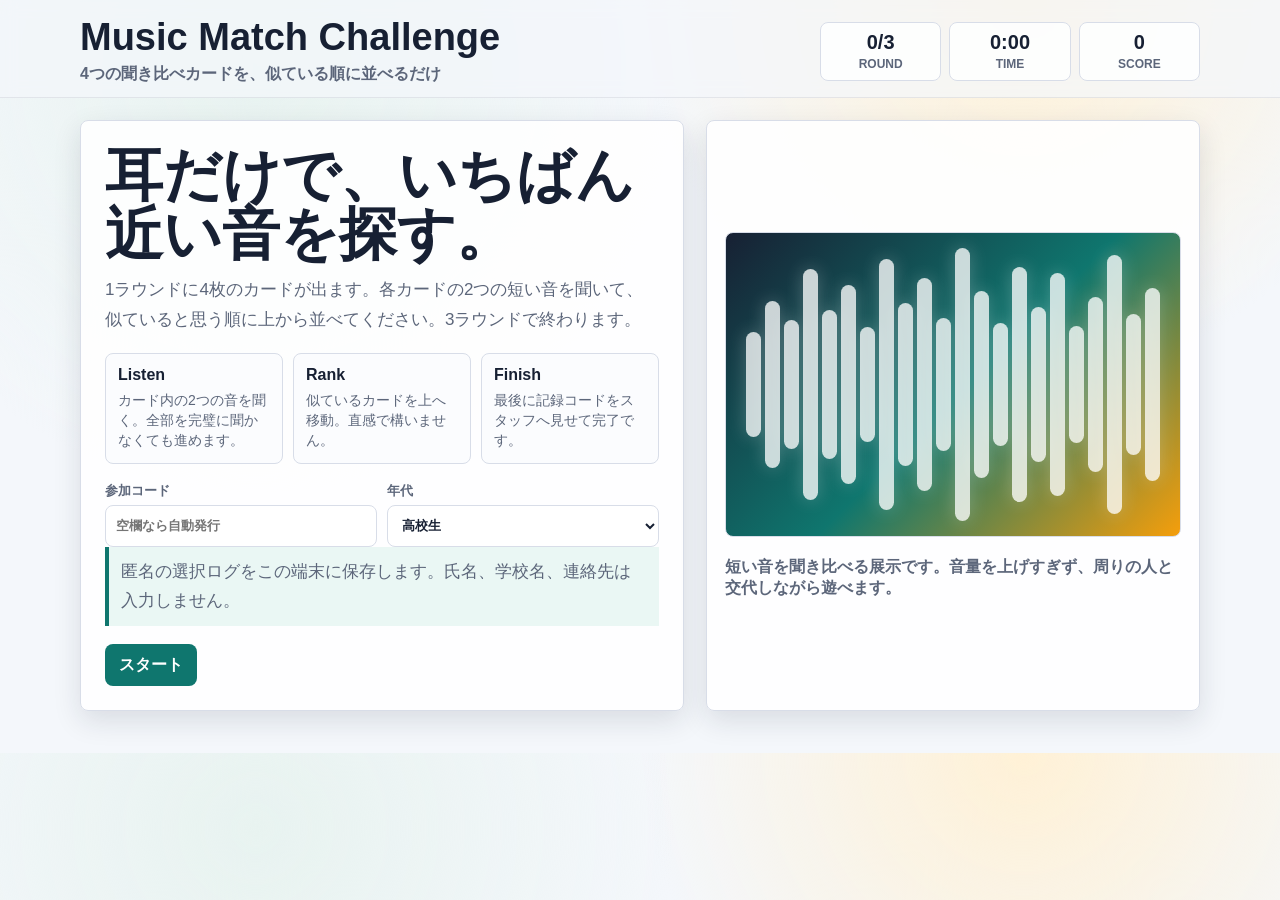
<file: index.html>
<!doctype html>
<html lang="ja">
<head>
  <meta charset="utf-8">
  <meta name="viewport" content="width=device-width, initial-scale=1">
  <title>Music Match Challenge</title>
  <style>
    :root {
      color-scheme: light;
      --ink: #172033;
      --muted: #5c667a;
      --line: #d8dde8;
      --panel: #ffffff;
      --page: #f4f7fb;
      --accent: #0f766e;
      --accent-2: #b45309;
      --good: #166534;
      --shadow: 0 10px 28px rgba(23, 32, 51, 0.12);
    }
    * { box-sizing: border-box; }
    body {
      margin: 0;
      font-family: "Segoe UI", "Yu Gothic UI", "Meiryo", sans-serif;
      color: var(--ink);
      background: radial-gradient(circle at 20% 10%, #e8f3f0 0, transparent 34%),
        radial-gradient(circle at 80% 0%, #fff1d6 0, transparent 30%),
        var(--page);
      letter-spacing: 0;
    }
    button, input, select { font: inherit; }
    button {
      border: 0;
      border-radius: 8px;
      color: white;
      background: var(--accent);
      padding: 10px 14px;
      font-weight: 700;
      cursor: pointer;
      min-height: 42px;
    }
    button.secondary { background: #334155; }
    button.ghost {
      color: var(--ink);
      background: #e8edf5;
      border: 1px solid var(--line);
    }
    button:disabled { opacity: 0.45; cursor: not-allowed; }
    .wrap { width: min(1120px, calc(100% - 28px)); margin: 0 auto; }
    header {
      min-height: 92px;
      padding: 18px 0 12px;
      border-bottom: 1px solid rgba(23, 32, 51, 0.08);
      background: rgba(244, 247, 251, 0.7);
      backdrop-filter: blur(8px);
      position: sticky;
      top: 0;
      z-index: 5;
    }
    .topbar {
      display: flex;
      align-items: center;
      justify-content: space-between;
      gap: 14px;
    }
    h1 { margin: 0; font-size: clamp(24px, 3vw, 38px); line-height: 1.05; }
    .subtitle { margin: 6px 0 0; color: var(--muted); font-weight: 600; }
    .hud {
      display: grid;
      grid-template-columns: repeat(3, minmax(82px, 1fr));
      gap: 8px;
      width: min(380px, 100%);
    }
    .meter {
      background: rgba(255, 255, 255, 0.78);
      border: 1px solid var(--line);
      border-radius: 8px;
      padding: 8px 10px;
      text-align: center;
    }
    .meter b { display: block; font-size: 20px; }
    .meter span { color: var(--muted); font-size: 12px; font-weight: 700; }
    main { padding: 22px 0 42px; }
    .screen { display: none; }
    .screen.active { display: block; }
    .intro {
      display: grid;
      grid-template-columns: minmax(0, 1.1fr) minmax(280px, 0.9fr);
      gap: 22px;
      align-items: stretch;
    }
    .hero, .side, .round-panel, .finish-panel {
      background: rgba(255, 255, 255, 0.9);
      border: 1px solid var(--line);
      border-radius: 8px;
      box-shadow: var(--shadow);
    }
    .hero { padding: 24px; }
    .hero h2 { margin: 0 0 12px; font-size: clamp(28px, 5vw, 58px); line-height: 1.02; }
    .hero p { margin: 0 0 18px; color: var(--muted); font-size: 17px; line-height: 1.75; }
    .rules {
      display: grid;
      grid-template-columns: repeat(3, 1fr);
      gap: 10px;
      margin: 18px 0;
    }
    .rule {
      border: 1px solid var(--line);
      border-radius: 8px;
      padding: 12px;
      background: #fbfcfe;
      min-height: 96px;
    }
    .rule b { display: block; margin-bottom: 6px; }
    .rule span { color: var(--muted); font-size: 14px; line-height: 1.45; }
    .notice {
      margin: 14px 0 0;
      padding: 10px 12px;
      border-left: 4px solid var(--accent);
      background: #eaf7f4;
      color: #164e4a;
      font-size: 14px;
      line-height: 1.55;
    }
    .side { padding: 18px; display: grid; align-content: center; gap: 14px; }
    .wave-art {
      width: 100%;
      aspect-ratio: 1.5;
      border-radius: 8px;
      border: 1px solid var(--line);
      background: linear-gradient(135deg, #172033, #0f766e 52%, #f59e0b);
      display: grid;
      grid-template-columns: repeat(22, 1fr);
      align-items: center;
      gap: 4px;
      padding: 20px;
      overflow: hidden;
    }
    .wave-art i {
      display: block;
      height: calc(16% + var(--h) * 1%);
      border-radius: 999px;
      background: rgba(255, 255, 255, 0.78);
      box-shadow: 0 0 18px rgba(255, 255, 255, 0.25);
    }
    .setup {
      display: grid;
      grid-template-columns: 1fr 1fr;
      gap: 10px;
      margin: 14px 0 0;
    }
    label { display: grid; gap: 5px; color: var(--muted); font-size: 13px; font-weight: 700; }
    input, select {
      min-height: 42px;
      border-radius: 8px;
      border: 1px solid var(--line);
      padding: 9px 10px;
      background: #fff;
      color: var(--ink);
    }
    .round-panel { padding: 16px; }
    .round-head {
      display: flex;
      align-items: center;
      justify-content: space-between;
      gap: 12px;
      margin-bottom: 12px;
    }
    .round-title h2 { margin: 0; font-size: 24px; }
    .round-title p { margin: 4px 0 0; color: var(--muted); }
    .progress {
      width: min(280px, 40vw);
      height: 10px;
      border-radius: 999px;
      background: #dfe6f0;
      overflow: hidden;
    }
    .progress div { height: 100%; width: 0%; background: linear-gradient(90deg, var(--accent), #f59e0b); }
    .cards {
      display: grid;
      grid-template-columns: repeat(4, minmax(0, 1fr));
      gap: 12px;
      margin: 12px 0 14px;
    }
    .card {
      background: var(--panel);
      border: 2px solid var(--line);
      border-radius: 8px;
      padding: 12px;
      min-height: 330px;
      display: grid;
      grid-template-rows: auto auto auto 1fr auto;
      gap: 10px;
      cursor: grab;
      user-select: none;
      transition: transform 0.12s ease, border-color 0.12s ease, box-shadow 0.12s ease;
    }
    .card:focus-within, .card:hover {
      transform: translateY(-2px);
      border-color: rgba(15, 118, 110, 0.65);
      box-shadow: 0 8px 18px rgba(23, 32, 51, 0.12);
    }
    .card.dragging { opacity: 0.55; }
    .badge {
      display: inline-grid;
      place-items: center;
      width: 38px;
      height: 38px;
      border-radius: 50%;
      background: #172033;
      color: white;
      font-weight: 800;
      font-size: 20px;
    }
    .rank {
      display: flex;
      align-items: center;
      justify-content: space-between;
      gap: 8px;
    }
    .rank strong { font-size: 15px; }
    .rank span {
      color: var(--accent-2);
      font-size: 13px;
      font-weight: 800;
      background: #fff7ed;
      border: 1px solid #fed7aa;
      border-radius: 999px;
      padding: 4px 8px;
    }
    .pair-label { margin: 0; color: var(--muted); font-size: 13px; line-height: 1.45; }
    audio { width: 100%; height: 38px; }
    .audio-box {
      display: grid;
      gap: 8px;
      align-self: start;
    }
    .clip-label {
      color: var(--ink);
      font-weight: 800;
      font-size: 13px;
      display: flex;
      align-items: center;
      justify-content: space-between;
      gap: 8px;
    }
    .move-row {
      display: grid;
      grid-template-columns: 1fr 1fr;
      gap: 8px;
    }
    .move-row button { padding: 7px 8px; min-height: 36px; }
    .choices {
      display: grid;
      grid-template-columns: 1fr auto;
      gap: 12px;
      align-items: end;
      margin-top: 8px;
    }
    .confidence {
      display: flex;
      flex-wrap: wrap;
      gap: 8px;
    }
    .confidence button {
      background: #e8edf5;
      color: var(--ink);
      border: 1px solid var(--line);
      min-height: 38px;
      padding: 8px 10px;
    }
    .confidence button.active {
      background: #fff7ed;
      border-color: #fb923c;
      color: #9a3412;
    }
    .finish-panel { padding: 22px; }
    .finish-grid {
      display: grid;
      grid-template-columns: minmax(0, 1fr) minmax(280px, 0.8fr);
      gap: 18px;
      align-items: start;
    }
    .result-code {
      font-family: Consolas, "Courier New", monospace;
      font-size: 20px;
      padding: 12px;
      background: #172033;
      color: #fff;
      border-radius: 8px;
      display: inline-block;
      margin: 10px 0;
    }
    table {
      border-collapse: collapse;
      width: 100%;
      background: #fff;
      border: 1px solid var(--line);
      border-radius: 8px;
      overflow: hidden;
    }
    th, td { border-bottom: 1px solid var(--line); padding: 9px 10px; text-align: left; font-size: 14px; }
    th { background: #edf2f7; }
    tr:last-child td { border-bottom: 0; }
    details {
      margin-top: 14px;
      border: 1px solid var(--line);
      border-radius: 8px;
      background: #fbfcfe;
      padding: 10px 12px;
    }
    summary { cursor: pointer; font-weight: 800; }
    .admin-actions {
      display: flex;
      flex-wrap: wrap;
      gap: 8px;
      margin: 12px 0;
    }
    .toast {
      position: fixed;
      left: 50%;
      bottom: 18px;
      transform: translateX(-50%);
      background: #172033;
      color: #fff;
      padding: 10px 14px;
      border-radius: 8px;
      box-shadow: var(--shadow);
      opacity: 0;
      pointer-events: none;
      transition: opacity 0.18s ease;
      z-index: 20;
    }
    .toast.show { opacity: 1; }
    @media (max-width: 920px) {
      .topbar, .intro, .finish-grid { grid-template-columns: 1fr; display: grid; }
      .hud { width: 100%; }
      .cards { grid-template-columns: repeat(2, minmax(0, 1fr)); }
      .choices { grid-template-columns: 1fr; }
    }
    @media (max-width: 560px) {
      .wrap { width: min(100% - 18px, 1120px); }
      header { position: static; }
      .rules, .setup, .cards { grid-template-columns: 1fr; }
      .card { min-height: 0; }
      .round-head { align-items: start; flex-direction: column; }
      .progress { width: 100%; }
    }
  </style>
</head>
<body>
  <header>
    <div class="wrap topbar">
      <div>
        <h1>Music Match Challenge</h1>
        <p class="subtitle">4つの聞き比べカードを、似ている順に並べるだけ</p>
      </div>
      <div class="hud" aria-label="進行状況">
        <div class="meter"><b id="roundMeter">0/3</b><span>ROUND</span></div>
        <div class="meter"><b id="timerMeter">0:00</b><span>TIME</span></div>
        <div class="meter"><b id="scoreMeter">0</b><span>SCORE</span></div>
      </div>
    </div>
  </header>

  <main class="wrap">
    <section id="intro" class="screen active">
      <div class="intro">
        <div class="hero">
          <h2>耳だけで、いちばん近い音を探す。</h2>
          <p>1ラウンドに4枚のカードが出ます。各カードの2つの短い音を聞いて、似ていると思う順に上から並べてください。3ラウンドで終わります。</p>
          <div class="rules">
            <div class="rule"><b>Listen</b><span>カード内の2つの音を聞く。全部を完璧に聞かなくても進めます。</span></div>
            <div class="rule"><b>Rank</b><span>似ているカードを上へ移動。直感で構いません。</span></div>
            <div class="rule"><b>Finish</b><span>最後に記録コードをスタッフへ見せて完了です。</span></div>
          </div>
          <div class="setup">
            <label>参加コード
              <input id="participantInput" autocomplete="off" maxlength="24" placeholder="空欄なら自動発行">
            </label>
            <label>年代
              <select id="ageInput">
                <option value="high_school">高校生</option>
                <option value="guardian">保護者</option>
                <option value="other">その他</option>
              </select>
            </label>
          </div>
          <p class="notice">匿名の選択ログをこの端末に保存します。氏名、学校名、連絡先は入力しません。</p>
          <button id="startBtn">スタート</button>
        </div>
        <aside class="side">
          <div class="wave-art" aria-hidden="true">
            <i style="--h:24"></i><i style="--h:48"></i><i style="--h:33"></i><i style="--h:72"></i><i style="--h:41"></i><i style="--h:60"></i><i style="--h:28"></i><i style="--h:80"></i><i style="--h:46"></i><i style="--h:65"></i><i style="--h:35"></i><i style="--h:88"></i><i style="--h:55"></i><i style="--h:31"></i><i style="--h:74"></i><i style="--h:43"></i><i style="--h:69"></i><i style="--h:29"></i><i style="--h:51"></i><i style="--h:83"></i><i style="--h:38"></i><i style="--h:58"></i>
          </div>
          <p class="subtitle">短い音を聞き比べる展示です。音量を上げすぎず、周りの人と交代しながら遊べます。</p>
        </aside>
      </div>
    </section>

    <section id="game" class="screen">
      <div class="round-panel">
        <div class="round-head">
          <div class="round-title">
            <h2 id="roundTitle">Round 1</h2>
            <p id="roundPrompt">似ていると思う順にカードを並べてください。</p>
          </div>
          <div class="progress" aria-label="進捗"><div id="progressBar"></div></div>
        </div>
        <div id="cards" class="cards" aria-live="polite"></div>
        <div class="choices">
          <div>
            <label>迷い度
              <div id="confidence" class="confidence">
                <button type="button" data-value="clear">すぐ決まった</button>
                <button type="button" data-value="some">少し迷った</button>
                <button type="button" data-value="hard">かなり迷った</button>
              </div>
            </label>
          </div>
          <button id="nextBtn" disabled>この順番で決定</button>
        </div>
      </div>
    </section>

    <section id="finish" class="screen">
      <div class="finish-panel">
        <div class="finish-grid">
          <div>
            <h2>Complete</h2>
            <p class="subtitle">記録コードをスタッフに見せてください。</p>
            <div id="resultCode" class="result-code"></div>
            <p id="finishText"></p>
            <button id="againBtn">もう一度遊ぶ</button>
          </div>
          <div>
            <table>
              <thead><tr><th>項目</th><th>値</th></tr></thead>
              <tbody id="summaryTable"></tbody>
            </table>
            <details>
              <summary>スタッフ用</summary>
              <div class="admin-actions">
                <button class="secondary" id="downloadJsonBtn">JSONを保存</button>
                <button class="secondary" id="downloadCsvBtn">CSVを保存</button>
                <button class="ghost" id="copyCodeBtn">記録コードをコピー</button>
              </div>
              <p class="subtitle">サーバー起動時は自動で `logs/events.jsonl` に追記されます。静的表示時は上の保存ボタンで回収します。</p>
            </details>
          </div>
        </div>
      </div>
    </section>
  </main>
  <div id="toast" class="toast"></div>

  <script src="cards_2sec.js"></script>
  <script>
    const AUDIO_ROOT = "http://fsm-lab.cs.teu.ac.jp:18381/10_graduation_current/outputs/20260601_method_sweep/subjective_objective_test";
    const FULL = `${AUDIO_ROOT}/full_audio`;
    const CLIPS = `${AUDIO_ROOT}/clips`;

    const fallbackRounds = [
      {
        id: "pitch_vs_chroma",
        prompt: "メロディや音の高さが近いと感じるカードを上へ。",
        cards: [
          {
            feature: "pitch_interval_euclidean",
            group: "pitch_interval",
            publicLabel: "Card",
            piece: "Bach_BWV849-01_001_20090916-SMD",
            mode: "fixed_window_1p0",
            pair: "pair01",
            source: `${CLIPS}/Bach_BWV849-01_001_20090916-SMD/fixed_window_1p0/pitch_interval_euclidean/pair01_source_node59.wav`,
            target: `${CLIPS}/Bach_BWV849-01_001_20090916-SMD/fixed_window_1p0/pitch_interval_euclidean/pair01_target_node101.wav`
          },
          {
            feature: "pitch_contour_euclidean",
            group: "pitch_contour",
            publicLabel: "Card",
            piece: "Bach_BWV849-01_001_20090916-SMD",
            mode: "fixed_window_1p0",
            pair: "pair01",
            source: `${CLIPS}/Bach_BWV849-01_001_20090916-SMD/fixed_window_1p0/pitch_contour_euclidean/pair01_source_node1.wav`,
            target: `${CLIPS}/Bach_BWV849-01_001_20090916-SMD/fixed_window_1p0/pitch_contour_euclidean/pair01_target_node12.wav`
          },
          {
            feature: "chroma_cosine",
            group: "notename_distribution",
            publicLabel: "Card",
            piece: "Mozart_KV265_006_20110315-SMD",
            mode: "tempo_window_1p504",
            pair: "pair02",
            source: `${CLIPS}/Mozart_KV265_006_20110315-SMD/tempo_window_1p504/chroma_cosine/pair02_source_node42.wav`,
            target: `${CLIPS}/Mozart_KV265_006_20110315-SMD/tempo_window_1p504/chroma_cosine/pair02_target_node46.wav`
          },
          {
            feature: "audio_chroma_cosine",
            group: "audio_chroma",
            publicLabel: "Card",
            piece: "Haydn_HobXVINo52-03_008_20110315-SMD",
            mode: "tempo_window_0p3",
            pair: "pair01",
            source: `${CLIPS}/Haydn_HobXVINo52-03_008_20110315-SMD/tempo_window_0p3/audio_chroma_cosine/pair01_source_node598.wav`,
            target: `${CLIPS}/Haydn_HobXVINo52-03_008_20110315-SMD/tempo_window_0p3/audio_chroma_cosine/pair01_target_node821.wav`
          }
        ]
      },
      {
        id: "rhythm_vs_timbre",
        prompt: "リズムや音の質感が近いと感じるカードを上へ。",
        cards: [
          {
            feature: "rhythm_density_euclidean",
            group: "rhythm_density",
            publicLabel: "Card",
            piece: "Mozart_KV265_006_20110315-SMD",
            mode: "tempo_window_0p752",
            pair: "pair03",
            source: `${CLIPS}/Mozart_KV265_006_20110315-SMD/tempo_window_0p752/rhythm_density_euclidean/pair03_source_node282.wav`,
            target: `${CLIPS}/Mozart_KV265_006_20110315-SMD/tempo_window_0p752/rhythm_density_euclidean/pair03_target_node308.wav`
          },
          {
            feature: "rhythm_periodicity_euclidean",
            group: "rhythm_periodicity",
            publicLabel: "Card",
            piece: "Beethoven_Op027No1-02_003_20090916-SMD",
            mode: "tempo_window_0p768",
            pair: "pair01",
            source: `${CLIPS}/Beethoven_Op027No1-02_003_20090916-SMD/tempo_window_0p768/rhythm_periodicity_euclidean/pair01_source_node48.wav`,
            target: `${CLIPS}/Beethoven_Op027No1-02_003_20090916-SMD/tempo_window_0p768/rhythm_periodicity_euclidean/pair01_target_node90.wav`
          },
          {
            feature: "spectral_timbre_euclidean",
            group: "spectral_timbre",
            publicLabel: "Card",
            piece: "Haydn_HobXVINo52-03_008_20110315-SMD",
            mode: "onset_onset",
            pair: "pair01",
            source: `${CLIPS}/Haydn_HobXVINo52-03_008_20110315-SMD/onset_onset/spectral_timbre_euclidean/pair01_source_node983.wav`,
            target: `${CLIPS}/Haydn_HobXVINo52-03_008_20110315-SMD/onset_onset/spectral_timbre_euclidean/pair01_target_node2724.wav`
          },
          {
            feature: "spectral_contrast_euclidean",
            group: "spectral_contrast",
            publicLabel: "Card",
            piece: "Mozart_KV265_006_20110315-SMD",
            mode: "onset_onset",
            pair: "pair01",
            source: `${CLIPS}/Mozart_KV265_006_20110315-SMD/onset_onset/spectral_contrast_euclidean/pair01_source_node535.wav`,
            target: `${CLIPS}/Mozart_KV265_006_20110315-SMD/onset_onset/spectral_contrast_euclidean/pair01_target_node3937.wav`
          }
        ]
      },
      {
        id: "attack_vs_summary",
        prompt: "全体として同じ感じに聞こえるカードを上へ。",
        cards: [
          {
            feature: "onset_strength_euclidean",
            group: "onset_strength",
            publicLabel: "Card",
            piece: "Beethoven_Op027No1-02_003_20090916-SMD",
            mode: "tempo_window_0p384",
            pair: "pair02",
            source: `${CLIPS}/Beethoven_Op027No1-02_003_20090916-SMD/tempo_window_0p384/onset_strength_euclidean/pair02_source_node186.wav`,
            target: `${CLIPS}/Beethoven_Op027No1-02_003_20090916-SMD/tempo_window_0p384/onset_strength_euclidean/pair02_target_node336.wav`
          },
          {
            feature: "mfcc_timbre_euclidean",
            group: "mfcc_timbre",
            publicLabel: "Card",
            piece: "Mozart_KV265_006_20110315-SMD",
            mode: "onset_onset",
            pair: "pair01",
            source: `${CLIPS}/Mozart_KV265_006_20110315-SMD/onset_onset/mfcc_timbre_euclidean/pair01_source_node1155.wav`,
            target: `${CLIPS}/Mozart_KV265_006_20110315-SMD/onset_onset/mfcc_timbre_euclidean/pair01_target_node1376.wav`
          },
          {
            feature: "tonnetz_key_euclidean",
            group: "tonnetz_key",
            publicLabel: "Card",
            piece: "Haydn_HobXVINo52-03_008_20110315-SMD",
            mode: "tempo_window_1p2",
            pair: "pair01",
            source: `${CLIPS}/Haydn_HobXVINo52-03_008_20110315-SMD/tempo_window_1p2/tonnetz_key_euclidean/pair01_source_node7.wav`,
            target: `${CLIPS}/Haydn_HobXVINo52-03_008_20110315-SMD/tempo_window_1p2/tonnetz_key_euclidean/pair01_target_node76.wav`
          },
          {
            feature: "euclidean_current_6features",
            group: "current_6features",
            publicLabel: "Card",
            piece: "Mozart_KV265_006_20110315-SMD",
            mode: "tempo_window_1p504",
            pair: "pair03",
            source: `${CLIPS}/Mozart_KV265_006_20110315-SMD/tempo_window_1p504/euclidean_current_6features/pair03_source_node227.wav`,
            target: `${CLIPS}/Mozart_KV265_006_20110315-SMD/tempo_window_1p504/euclidean_current_6features/pair03_target_node270.wav`
          }
        ]
      }
    ];
    const rounds = window.MUSIC_MATCH_ROUNDS || fallbackRounds;

    const state = {
      sessionId: "",
      participantCode: "",
      ageGroup: "",
      startedAt: 0,
      roundStartedAt: 0,
      currentRound: 0,
      score: 0,
      confidence: "",
      order: [],
      results: [],
      events: []
    };

    const $ = (id) => document.getElementById(id);
    const labels = ["A", "B", "C", "D"];
    let timerId = null;

    function showToast(text) {
      $("toast").textContent = text;
      $("toast").classList.add("show");
      window.setTimeout(() => $("toast").classList.remove("show"), 1600);
    }

    function shuffle(items) {
      const copy = items.slice();
      for (let i = copy.length - 1; i > 0; i--) {
        const j = Math.floor(Math.random() * (i + 1));
        [copy[i], copy[j]] = [copy[j], copy[i]];
      }
      return copy;
    }

    function formatTime(ms) {
      const sec = Math.floor(ms / 1000);
      return `${Math.floor(sec / 60)}:${String(sec % 60).padStart(2, "0")}`;
    }

    function updateHud() {
      $("roundMeter").textContent = `${Math.min(state.currentRound + 1, rounds.length)}/${rounds.length}`;
      $("timerMeter").textContent = state.startedAt ? formatTime(Date.now() - state.startedAt) : "0:00";
      $("scoreMeter").textContent = String(state.score);
      $("progressBar").style.width = `${(state.currentRound / rounds.length) * 100}%`;
    }

    function makeId(prefix) {
      const bytes = new Uint32Array(2);
      crypto.getRandomValues(bytes);
      return `${prefix}-${Date.now().toString(36)}-${Array.from(bytes).map((v) => v.toString(36)).join("")}`;
    }

    function logEvent(type, payload = {}) {
      const event = {
        type,
        sessionId: state.sessionId,
        participantCode: state.participantCode,
        at: new Date().toISOString(),
        elapsedMs: state.startedAt ? Date.now() - state.startedAt : 0,
        roundIndex: state.currentRound,
        ...payload
      };
      state.events.push(event);
      return event;
    }

    async function sendLog(final = false) {
      const body = {
        schema: "open_campus_feature_game.v1",
        final,
        sessionId: state.sessionId,
        participantCode: state.participantCode,
        ageGroup: state.ageGroup,
        startedAt: new Date(state.startedAt).toISOString(),
        finishedAt: final ? new Date().toISOString() : null,
        totalElapsedMs: state.startedAt ? Date.now() - state.startedAt : 0,
        score: state.score,
        results: state.results,
        events: state.events
      };
      localStorage.setItem(`music_match_${state.sessionId}`, JSON.stringify(body));
      localStorage.setItem("music_match_latest_session", state.sessionId);
      try {
        await fetch(new URL("api/log", window.location.href), {
          method: "POST",
          headers: { "Content-Type": "application/json" },
          body: JSON.stringify(body)
        });
      } catch (error) {
        // Static file use is expected during local previews.
      }
      return body;
    }

    function activate(screenId) {
      document.querySelectorAll(".screen").forEach((node) => node.classList.toggle("active", node.id === screenId));
    }

    function startGame() {
      state.sessionId = makeId("mmc");
      state.participantCode = $("participantInput").value.trim() || makeId("guest").slice(0, 18);
      state.ageGroup = $("ageInput").value;
      state.startedAt = Date.now();
      state.currentRound = 0;
      state.score = 0;
      state.results = [];
      state.events = [];
      logEvent("session_start", { ageGroup: state.ageGroup });
      activate("game");
      timerId = window.setInterval(updateHud, 500);
      renderRound();
      sendLog(false);
    }

    function renderRound() {
      const round = rounds[state.currentRound];
      state.roundStartedAt = Date.now();
      state.confidence = "";
      state.order = shuffle(round.cards).map((card, index) => ({ ...card, label: labels[index], instanceId: `${round.id}_${card.feature}` }));
      $("roundTitle").textContent = `Round ${state.currentRound + 1}`;
      $("roundPrompt").textContent = round.prompt;
      $("nextBtn").disabled = true;
      document.querySelectorAll("#confidence button").forEach((btn) => btn.classList.remove("active"));
      renderCards();
      updateHud();
      logEvent("round_start", { roundId: round.id, cardOrder: state.order.map((card) => card.feature) });
    }

    function renderCards() {
      const root = $("cards");
      root.innerHTML = "";
      state.order.forEach((card, index) => {
        const node = document.createElement("article");
        node.className = "card";
        node.draggable = true;
        node.dataset.index = String(index);
        node.innerHTML = `
          <div class="rank"><span class="badge">${card.label}</span><span>${index + 1} 位</span></div>
          <strong>${card.publicLabel} ${card.label}</strong>
          <p class="pair-label">2つの音がどれくらい近いかを聞いてください。</p>
          <div class="audio-box">
            <div>
              <div class="clip-label">Clip 1 <span>短い音</span></div>
              <audio controls preload="metadata" src="${card.source}" data-card="${card.instanceId}" data-clip="source"></audio>
            </div>
            <div>
              <div class="clip-label">Clip 2 <span>短い音</span></div>
              <audio controls preload="metadata" src="${card.target}" data-card="${card.instanceId}" data-clip="target"></audio>
            </div>
          </div>
          <div class="move-row">
            <button type="button" class="ghost" data-move="-1" ${index === 0 ? "disabled" : ""}>上へ</button>
            <button type="button" class="ghost" data-move="1" ${index === state.order.length - 1 ? "disabled" : ""}>下へ</button>
          </div>
        `;
        node.addEventListener("dragstart", (event) => {
          node.classList.add("dragging");
          event.dataTransfer.setData("text/plain", String(index));
        });
        node.addEventListener("dragend", () => node.classList.remove("dragging"));
        node.addEventListener("dragover", (event) => event.preventDefault());
        node.addEventListener("drop", (event) => {
          event.preventDefault();
          const from = Number(event.dataTransfer.getData("text/plain"));
          moveCard(from, index);
        });
        node.querySelectorAll("button[data-move]").forEach((button) => {
          button.addEventListener("click", () => moveCard(index, index + Number(button.dataset.move)));
        });
        node.querySelectorAll("audio").forEach((audio) => {
          audio.addEventListener("play", () => logEvent("audio_play", {
            roundId: rounds[state.currentRound].id,
            cardFeature: card.feature,
            cardGroup: card.group,
            clip: audio.dataset.clip,
            src: audio.currentSrc || audio.getAttribute("src")
          }));
          audio.addEventListener("ended", () => logEvent("audio_ended", {
            roundId: rounds[state.currentRound].id,
            cardFeature: card.feature,
            cardGroup: card.group,
            clip: audio.dataset.clip
          }));
        });
        root.appendChild(node);
      });
    }

    function moveCard(from, to) {
      if (to < 0 || to >= state.order.length || from === to) return;
      const [card] = state.order.splice(from, 1);
      state.order.splice(to, 0, card);
      logEvent("rank_move", {
        roundId: rounds[state.currentRound].id,
        feature: card.feature,
        fromRank: from + 1,
        toRank: to + 1,
        order: state.order.map((item) => item.feature)
      });
      renderCards();
      $("nextBtn").disabled = !state.confidence;
    }

    function setConfidence(value) {
      state.confidence = value;
      document.querySelectorAll("#confidence button").forEach((btn) => btn.classList.toggle("active", btn.dataset.value === value));
      $("nextBtn").disabled = false;
      logEvent("confidence_set", { roundId: rounds[state.currentRound].id, confidence: value });
    }

    async function finishRound() {
      const round = rounds[state.currentRound];
      const elapsedMs = Date.now() - state.roundStartedAt;
      const ranking = state.order.map((card, index) => ({
        rank: index + 1,
        feature: card.feature,
        group: card.group,
        piece: card.piece,
        segmentMode: card.mode,
        pair: card.pair,
        label: card.label,
        source: card.source,
        target: card.target
      }));
      state.results.push({
        roundId: round.id,
        prompt: round.prompt,
        elapsedMs,
        confidence: state.confidence,
        ranking
      });
      const timeBonus = Math.max(20, 80 - Math.floor(elapsedMs / 2500));
      const confidenceBonus = state.confidence === "clear" ? 30 : state.confidence === "some" ? 20 : 10;
      state.score += timeBonus + confidenceBonus;
      logEvent("round_finish", { roundId: round.id, elapsedMs, confidence: state.confidence, ranking });
      state.currentRound += 1;
      await sendLog(false);
      if (state.currentRound >= rounds.length) {
        await finishGame();
      } else {
        renderRound();
      }
    }

    async function finishGame() {
      window.clearInterval(timerId);
      timerId = null;
      $("progressBar").style.width = "100%";
      logEvent("session_finish", { totalElapsedMs: Date.now() - state.startedAt, score: state.score });
      const payload = await sendLog(true);
      activate("finish");
      const shortCode = state.sessionId.split("-").slice(-1)[0].toUpperCase();
      $("resultCode").textContent = shortCode;
      $("finishText").textContent = `${formatTime(payload.totalElapsedMs)}で完了しました。スコアは${state.score}です。`;
      $("summaryTable").innerHTML = `
        <tr><td>参加コード</td><td>${escapeHtml(state.participantCode)}</td></tr>
        <tr><td>年代</td><td>${escapeHtml(state.ageGroup)}</td></tr>
        <tr><td>所要時間</td><td>${formatTime(payload.totalElapsedMs)}</td></tr>
        <tr><td>保存キー</td><td>${escapeHtml(state.sessionId)}</td></tr>
      `;
      updateHud();
    }

    function escapeHtml(value) {
      return String(value).replace(/[&<>"']/g, (char) => ({ "&": "&amp;", "<": "&lt;", ">": "&gt;", '"': "&quot;", "'": "&#39;" }[char]));
    }

    function buildCsv() {
      const rows = [["session_id", "participant_code", "age_group", "round_id", "elapsed_ms", "confidence", "rank", "feature", "group", "piece", "segment_mode", "pair", "label"]];
      state.results.forEach((result) => {
        result.ranking.forEach((item) => {
          rows.push([state.sessionId, state.participantCode, state.ageGroup, result.roundId, result.elapsedMs, result.confidence, item.rank, item.feature, item.group, item.piece, item.segmentMode, item.pair, item.label]);
        });
      });
      return rows.map((row) => row.map((cell) => `"${String(cell).replace(/"/g, '""')}"`).join(",")).join("\n");
    }

    function download(name, content, type) {
      const blob = new Blob([content], { type });
      const url = URL.createObjectURL(blob);
      const a = document.createElement("a");
      a.href = url;
      a.download = name;
      document.body.appendChild(a);
      a.click();
      a.remove();
      URL.revokeObjectURL(url);
    }

    $("startBtn").addEventListener("click", startGame);
    $("nextBtn").addEventListener("click", finishRound);
    $("againBtn").addEventListener("click", () => {
      activate("intro");
      $("roundMeter").textContent = "0/3";
      $("timerMeter").textContent = "0:00";
      $("scoreMeter").textContent = "0";
    });
    document.querySelectorAll("#confidence button").forEach((button) => {
      button.addEventListener("click", () => setConfidence(button.dataset.value));
    });
    $("downloadJsonBtn").addEventListener("click", async () => {
      const payload = await sendLog(true);
      download(`${state.sessionId}.json`, JSON.stringify(payload, null, 2), "application/json");
    });
    $("downloadCsvBtn").addEventListener("click", () => download(`${state.sessionId}.csv`, buildCsv(), "text/csv;charset=utf-8"));
    $("copyCodeBtn").addEventListener("click", async () => {
      await navigator.clipboard.writeText($("resultCode").textContent);
      showToast("コピーしました");
    });
  </script>
</body>
</html>
</file>
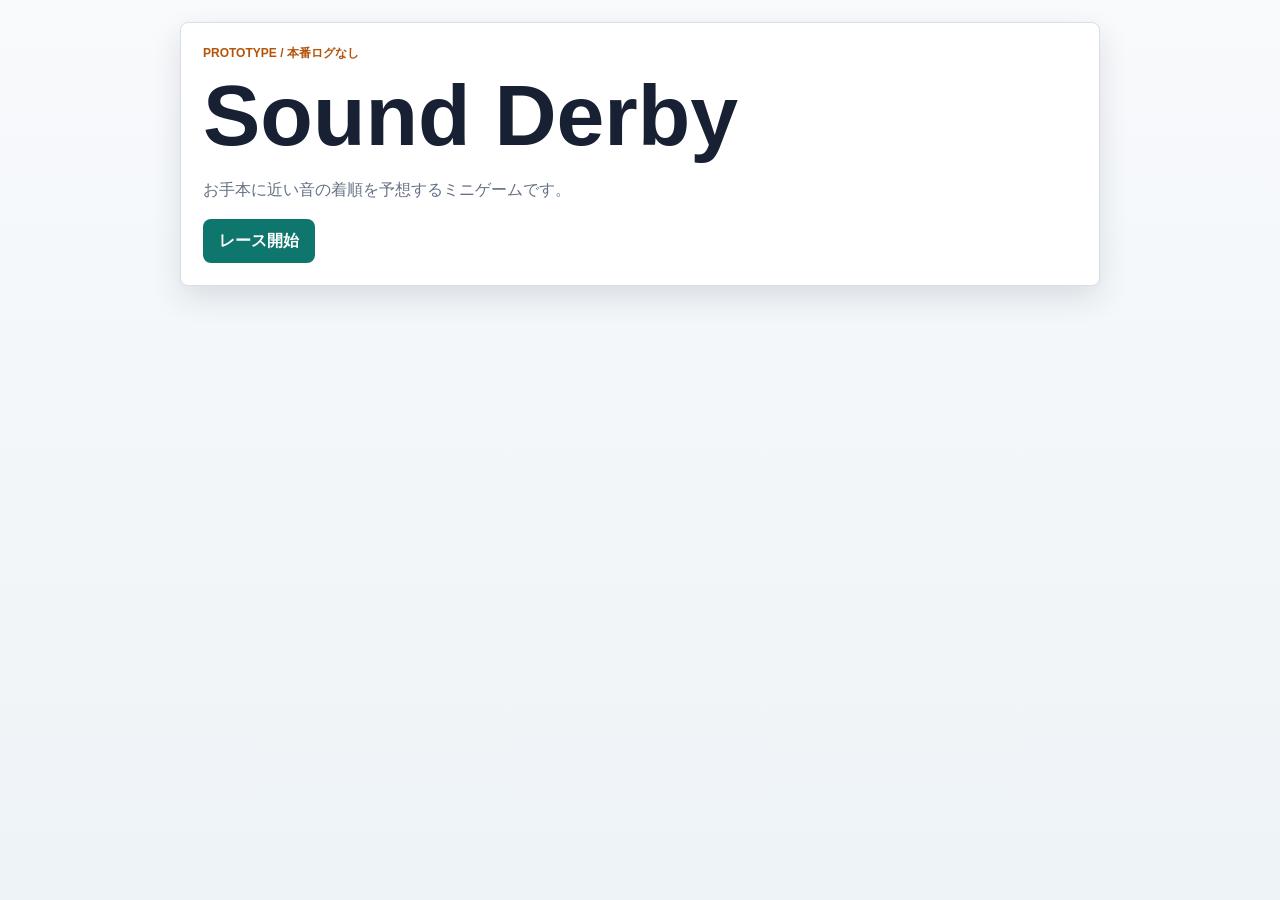
<file: race_prototype.html>
<!doctype html>
<html lang="ja">
<head>
  <meta charset="utf-8">
  <meta name="viewport" content="width=device-width, initial-scale=1">
  <title>Sound Derby Prototype</title>
  <link rel="stylesheet" href="race_prototype.css">
</head>
<body>
  <main>
    <section class="panel" id="intro">
      <p class="eyebrow">PROTOTYPE / 本番ログなし</p>
      <h1>Sound Derby</h1>
      <p class="lead">お手本に近い音の着順を予想するミニゲームです。</p>
      <button id="startBtn" type="button">レース開始</button>
    </section>

    <section class="panel hidden" id="game">
      <div class="top">
        <div>
          <p class="eyebrow" id="roundLabel">RACE 1</p>
          <h2>近い順の着順を予想</h2>
        </div>
        <div class="score"><b id="scoreText">0</b><span>PTS</span></div>
      </div>

      <div class="reference">
        <span>お手本</span>
        <audio id="referenceAudio" controls preload="metadata"></audio>
      </div>

      <div class="track" id="track"></div>

      <div class="actions">
        <button id="raceBtn" type="button">この着順でゴール</button>
        <button id="shuffleBtn" type="button" class="ghost">並び替えリセット</button>
      </div>
      <p class="hint">カードを上下ボタンで動かして、1着から4着を決めます。これは試作なので本番ログには保存しません。</p>
    </section>

    <section class="panel hidden" id="finish">
      <p class="eyebrow">FINISH</p>
      <h2 id="finishTitle">結果</h2>
      <p id="finishText"></p>
      <button id="againBtn" type="button">もう一度</button>
    </section>
  </main>

  <script src="cards_2sec.js"></script>
  <script src="race_prototype.js"></script>
</body>
</html>
</file>
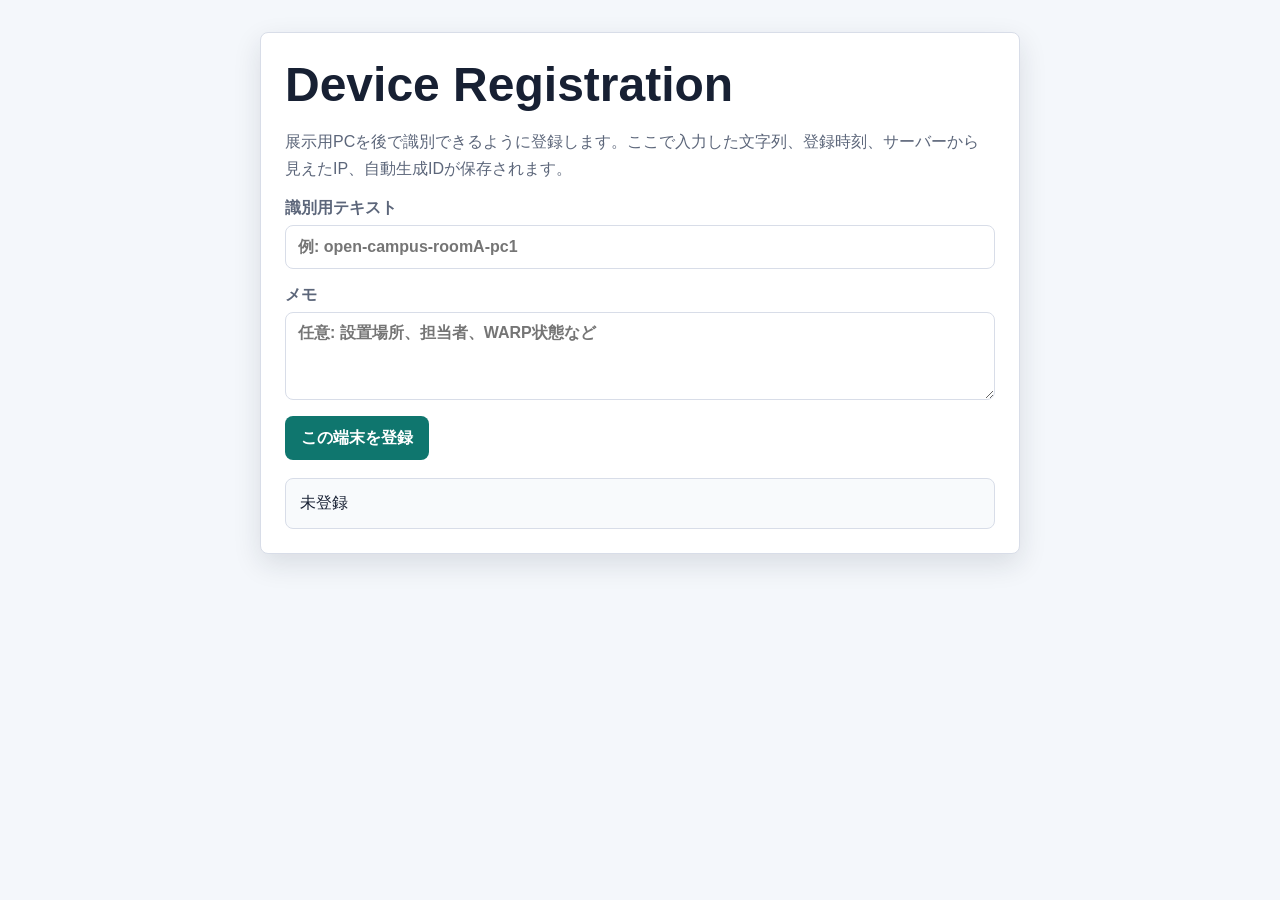
<file: register_device.html>
<!doctype html>
<html lang="ja">
<head>
  <meta charset="utf-8">
  <meta name="viewport" content="width=device-width, initial-scale=1">
  <title>Device Registration</title>
  <style>
    :root { color-scheme: light; --ink: #172033; --muted: #5c667a; --line: #d8dde8; --page: #f4f7fb; --accent: #0f766e; --panel: #fff; }
    * { box-sizing: border-box; }
    body { margin: 0; font-family: "Segoe UI", "Yu Gothic UI", "Meiryo", sans-serif; color: var(--ink); background: var(--page); }
    main { width: min(760px, calc(100% - 28px)); margin: 32px auto; background: var(--panel); border: 1px solid var(--line); border-radius: 8px; padding: 24px; box-shadow: 0 10px 28px rgba(23, 32, 51, 0.12); }
    h1 { margin: 0 0 8px; font-size: clamp(28px, 5vw, 48px); }
    p { color: var(--muted); line-height: 1.7; }
    label { display: grid; gap: 6px; margin: 16px 0; color: var(--muted); font-weight: 800; }
    input, textarea { width: 100%; min-height: 44px; border: 1px solid var(--line); border-radius: 8px; padding: 10px 12px; font: inherit; color: var(--ink); background: #fff; }
    textarea { min-height: 88px; resize: vertical; }
    button { border: 0; border-radius: 8px; min-height: 44px; padding: 10px 16px; background: var(--accent); color: #fff; font: inherit; font-weight: 800; cursor: pointer; }
    button:disabled { opacity: 0.5; cursor: not-allowed; }
    .result { margin-top: 18px; padding: 14px; border: 1px solid var(--line); border-radius: 8px; background: #f8fafc; white-space: pre-wrap; word-break: break-word; }
    .ok { border-color: #86efac; background: #f0fdf4; color: #14532d; }
    .err { border-color: #fecaca; background: #fef2f2; color: #7f1d1d; }
    code { font-family: Consolas, "Courier New", monospace; }
  </style>
</head>
<body>
  <main>
    <h1>Device Registration</h1>
    <p>展示用PCを後で識別できるように登録します。ここで入力した文字列、登録時刻、サーバーから見えたIP、自動生成IDが保存されます。</p>
    <label>
      識別用テキスト
      <input id="label" maxlength="120" placeholder="例: open-campus-roomA-pc1">
    </label>
    <label>
      メモ
      <textarea id="note" maxlength="240" placeholder="任意: 設置場所、担当者、WARP状態など"></textarea>
    </label>
    <button id="registerBtn" type="button">この端末を登録</button>
    <div id="result" class="result">未登録</div>
  </main>
  <script>
    const labelInput = document.getElementById("label");
    const noteInput = document.getElementById("note");
    const button = document.getElementById("registerBtn");
    const result = document.getElementById("result");

    function show(kind, data) {
      result.className = `result ${kind}`;
      result.textContent = typeof data === "string" ? data : JSON.stringify(data, null, 2);
    }

    button.addEventListener("click", async () => {
      const label = labelInput.value.trim();
      if (!label) {
        show("err", "識別用テキストを入力してください。");
        return;
      }
      button.disabled = true;
      show("", "登録中...");
      try {
        const response = await fetch(new URL("api/register-device", window.location.href), {
          method: "POST",
          headers: { "Content-Type": "application/json" },
          body: JSON.stringify({
            label,
            note: noteInput.value.trim(),
            clientTime: new Date().toISOString(),
            userAgent: navigator.userAgent,
            url: window.location.href
          })
        });
        const text = await response.text();
        let body;
        try { body = JSON.parse(text); } catch { body = text; }
        if (!response.ok) {
          show("err", body);
          return;
        }
        show("ok", body);
      } catch (error) {
        show("err", String(error));
      } finally {
        button.disabled = false;
      }
    });
  </script>
</body>
</html>
</file>
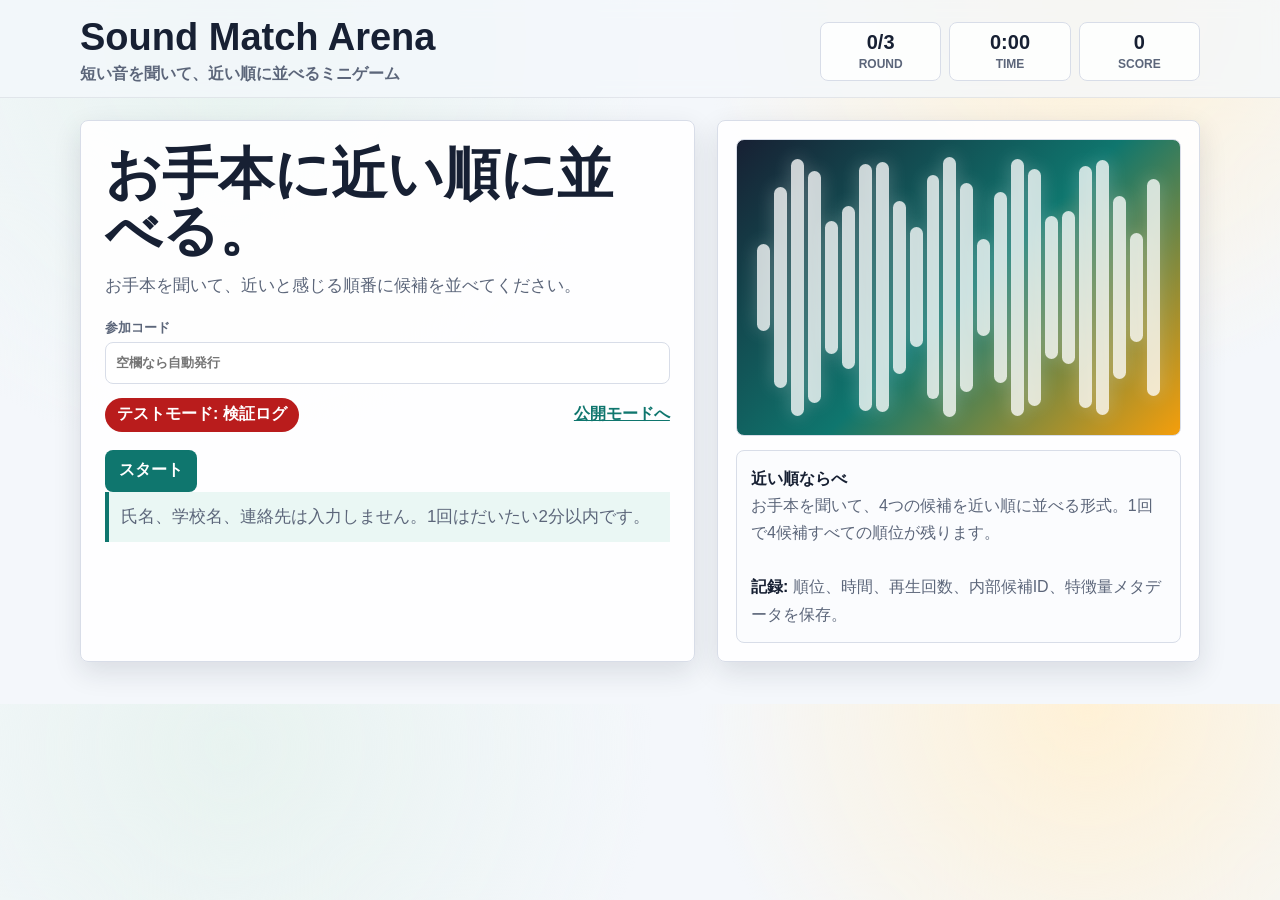
<file: suite.html>
<!doctype html>
<html lang="ja">
<head>
  <meta charset="utf-8">
  <meta name="viewport" content="width=device-width, initial-scale=1">
  <title>Sound Match Arena</title>
  <link rel="stylesheet" href="suite.css">
</head>
<body>
  <header>
    <div class="wrap topbar">
      <div>
        <h1>Sound Match Arena</h1>
        <p class="subtitle">短い音を聞いて、近い順に並べるミニゲーム</p>
      </div>
      <div class="hud" aria-label="進行状況">
        <div class="meter"><b id="roundMeter">0/3</b><span>ROUND</span></div>
        <div class="meter"><b id="timerMeter">0:00</b><span>TIME</span></div>
        <div class="meter"><b id="scoreMeter">0</b><span>SCORE</span></div>
      </div>
    </div>
  </header>

  <main class="wrap">
    <section id="intro" class="screen active">
      <div class="intro-grid">
        <div class="hero">
          <h2>お手本に近い順に並べる。</h2>
          <p>お手本を聞いて、近いと感じる順番に候補を並べてください。</p>
          <div class="setup">
            <label>参加コード<input id="participantInput" placeholder="空欄なら自動発行"></label>
          </div>
          <label class="wide hidden-control">ゲーム形式<select id="variantSelect"></select></label>
          <div class="mode-row">
            <span id="modeBadge"></span>
            <a id="modeSwitch" href="#"></a>
          </div>
          <button id="startBtn" type="button">スタート</button>
          <p class="notice">氏名、学校名、連絡先は入力しません。1回はだいたい2分以内です。</p>
        </div>
        <aside class="side">
          <div class="wave-art" aria-hidden="true"></div>
          <div id="variantSummary" class="variant-summary"></div>
        </aside>
      </div>
    </section>

    <section id="game" class="screen">
      <div class="round-panel">
        <div class="round-head">
          <div>
            <h2 id="roundTitle">Round</h2>
            <p id="roundPrompt"></p>
          </div>
          <div class="progress" aria-label="進捗"><div id="progressBar"></div></div>
        </div>
        <div id="taskRoot"></div>
        <div class="actions">
          <button id="nextBtn" type="button" disabled>この順番で決定</button>
          <button id="quitBtn" type="button" class="ghost">中断</button>
        </div>
      </div>
    </section>

    <section id="finish" class="screen">
      <div class="finish-panel">
        <h2>完了</h2>
        <p id="finishText"></p>
        <div class="code" id="resultCode"></div>
        <table id="summaryTable"></table>
        <div class="actions">
          <button id="againBtn" type="button">もう一度遊ぶ</button>
          <button id="downloadJsonBtn" type="button" class="secondary">JSON保存</button>
          <button id="downloadCsvBtn" type="button" class="secondary">CSV保存</button>
        </div>
      </div>
    </section>
  </main>

  <div id="toast" class="toast" role="status" aria-live="polite"></div>
  <script src="cards_2sec.js"></script>
  <script src="suite_app.js"></script>
</body>
</html>
</file>
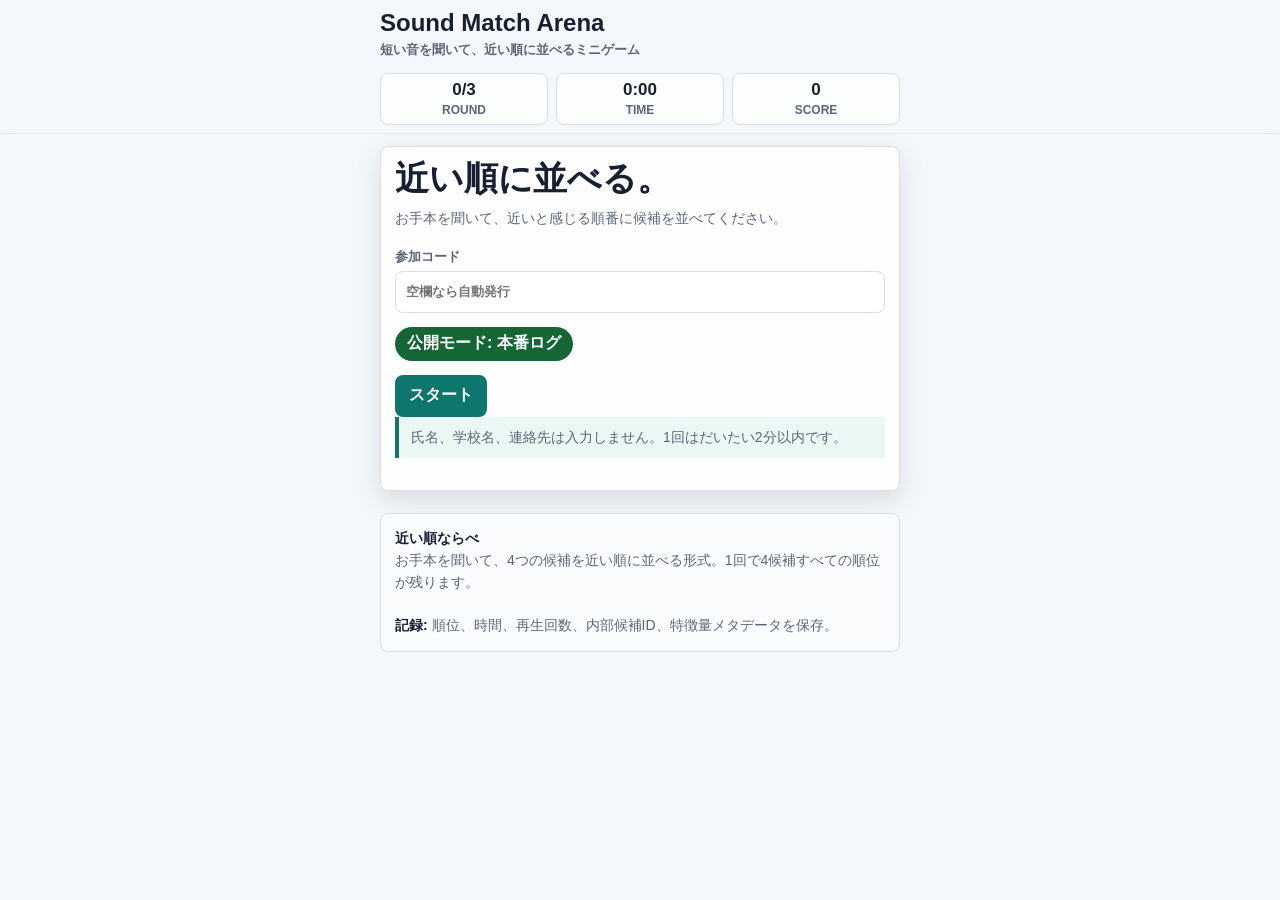
<file: suite_mobile.html>
<!doctype html>
<html lang="ja">
<head>
  <meta charset="utf-8">
  <meta name="viewport" content="width=device-width, initial-scale=1, viewport-fit=cover">
  <title>Sound Match Arena Mobile</title>
  <link rel="stylesheet" href="suite.css">
  <script>
    window.SUITE_MOBILE_LAYOUT = true;
    window.SUITE_COLLECTION_MODE = "public";
  </script>
</head>
<body class="mobile-layout">
  <header>
    <div class="wrap topbar">
      <div>
        <h1>Sound Match Arena</h1>
        <p class="subtitle">短い音を聞いて、近い順に並べるミニゲーム</p>
      </div>
      <div class="hud" aria-label="進行状況">
        <div class="meter"><b id="roundMeter">0/3</b><span>ROUND</span></div>
        <div class="meter"><b id="timerMeter">0:00</b><span>TIME</span></div>
        <div class="meter"><b id="scoreMeter">0</b><span>SCORE</span></div>
      </div>
    </div>
  </header>

  <main class="wrap">
    <section id="intro" class="screen active">
      <div class="intro-grid">
        <div class="hero">
          <h2>近い順に並べる。</h2>
          <p>お手本を聞いて、近いと感じる順番に候補を並べてください。</p>
          <div class="setup">
            <label>参加コード<input id="participantInput" placeholder="空欄なら自動発行"></label>
          </div>
          <label class="wide hidden-control">ゲーム形式<select id="variantSelect"></select></label>
          <div class="mode-row">
            <span id="modeBadge"></span>
            <a id="modeSwitch" href="#"></a>
          </div>
          <button id="startBtn" type="button">スタート</button>
          <p class="notice">氏名、学校名、連絡先は入力しません。1回はだいたい2分以内です。</p>
        </div>
        <aside class="side">
          <div class="wave-art" aria-hidden="true"></div>
          <div id="variantSummary" class="variant-summary"></div>
        </aside>
      </div>
    </section>

    <section id="game" class="screen">
      <div class="round-panel">
        <div class="round-head">
          <div>
            <h2 id="roundTitle">Round</h2>
            <p id="roundPrompt"></p>
          </div>
          <div class="progress" aria-label="進捗"><div id="progressBar"></div></div>
        </div>
        <div id="taskRoot"></div>
        <div class="actions">
          <button id="nextBtn" type="button" disabled>この順番で決定</button>
          <button id="quitBtn" type="button" class="ghost">中断</button>
        </div>
      </div>
    </section>

    <section id="finish" class="screen">
      <div class="finish-panel">
        <h2>完了</h2>
        <p id="finishText"></p>
        <div class="code" id="resultCode"></div>
        <table id="summaryTable"></table>
        <div class="actions">
          <button id="againBtn" type="button">もう一度遊ぶ</button>
          <button id="downloadJsonBtn" type="button" class="secondary">JSON保存</button>
          <button id="downloadCsvBtn" type="button" class="secondary">CSV保存</button>
        </div>
      </div>
    </section>
  </main>

  <div id="toast" class="toast" role="status" aria-live="polite"></div>
  <script src="cards_2sec.js"></script>
  <script src="suite_app.js"></script>
</body>
</html>
</file>
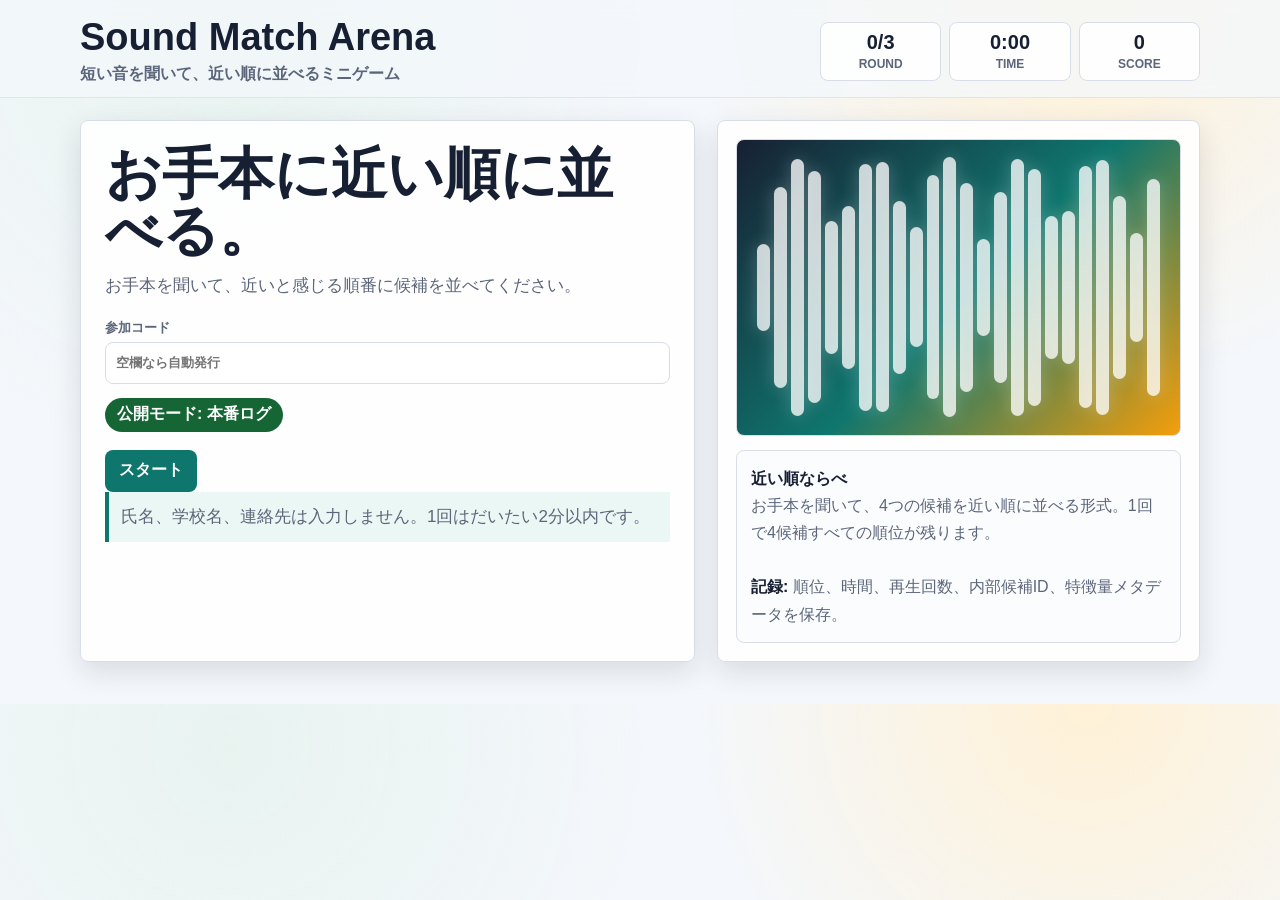
<file: suite_public.html>
<!doctype html>
<html lang="ja">
<head>
  <meta charset="utf-8">
  <meta name="viewport" content="width=device-width, initial-scale=1">
  <title>Sound Match Arena Public</title>
  <script>
    window.SUITE_COLLECTION_MODE = "public";
    window.location.replace("suite.html?mode=public");
  </script>
</head>
<body>
  <p><a href="suite.html?mode=public">公開モードを開く</a></p>
</body>
</html>
</file>
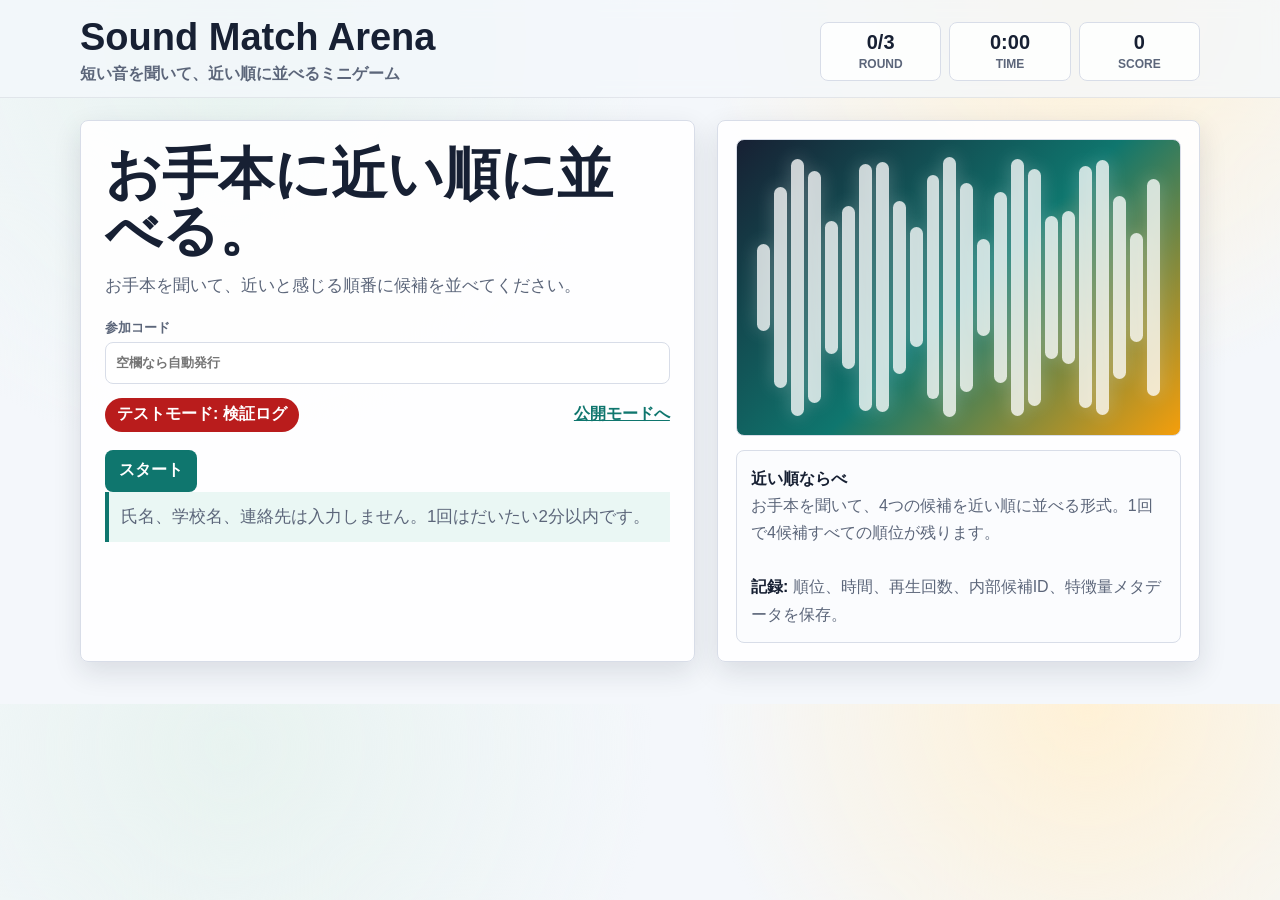
<file: suite_test.html>
<!doctype html>
<html lang="ja">
<head>
  <meta charset="utf-8">
  <meta name="viewport" content="width=device-width, initial-scale=1">
  <title>Sound Match Arena Test</title>
  <script>
    window.SUITE_COLLECTION_MODE = "test";
    window.location.replace("suite.html?mode=test");
  </script>
</head>
<body>
  <p><a href="suite.html?mode=test">テストモードを開く</a></p>
</body>
</html>
</file>
<file: race_prototype.css>
:root {
  --ink: #182033;
  --muted: #647083;
  --line: #d8dde8;
  --panel: #ffffff;
  --page: #eef3f7;
  --accent: #0f766e;
  --gold: #b45309;
}
* { box-sizing: border-box; }
body {
  margin: 0;
  min-height: 100vh;
  font-family: "Segoe UI", "Yu Gothic UI", "Meiryo", sans-serif;
  color: var(--ink);
  background: linear-gradient(180deg, #f8fafc, var(--page));
}
main {
  width: min(920px, calc(100% - 24px));
  margin: 0 auto;
  padding: 22px 0 44px;
}
.panel {
  background: var(--panel);
  border: 1px solid var(--line);
  border-radius: 8px;
  box-shadow: 0 12px 30px rgba(24, 32, 51, 0.12);
  padding: 22px;
}
.hidden { display: none; }
.eyebrow {
  margin: 0 0 8px;
  color: var(--gold);
  font-size: 12px;
  font-weight: 900;
  letter-spacing: 0;
}
h1, h2 { margin: 0 0 10px; line-height: 1.05; }
h1 { font-size: clamp(40px, 9vw, 86px); }
h2 { font-size: clamp(26px, 5vw, 44px); }
.lead, .hint, .finishText { color: var(--muted); line-height: 1.7; }
button {
  border: 0;
  border-radius: 8px;
  min-height: 44px;
  padding: 10px 16px;
  background: var(--accent);
  color: #fff;
  font: inherit;
  font-weight: 800;
  cursor: pointer;
}
button.ghost {
  color: var(--ink);
  background: #e8edf5;
  border: 1px solid var(--line);
}
.top, .actions {
  display: flex;
  align-items: center;
  justify-content: space-between;
  gap: 12px;
  flex-wrap: wrap;
}
.score {
  min-width: 92px;
  padding: 10px 12px;
  border: 1px solid var(--line);
  border-radius: 8px;
  text-align: center;
  background: #f8fafc;
}
.score b { display: block; font-size: 28px; }
.score span { color: var(--muted); font-size: 12px; font-weight: 800; }
.reference {
  display: grid;
  grid-template-columns: 86px minmax(0, 1fr);
  gap: 10px;
  align-items: center;
  margin: 14px 0;
  padding: 12px;
  border: 2px solid rgba(15, 118, 110, 0.32);
  border-radius: 8px;
  background: #ecfdf5;
}
.reference span {
  display: inline-grid;
  place-items: center;
  min-height: 34px;
  border-radius: 8px;
  color: #fff;
  background: var(--ink);
  font-weight: 900;
  white-space: nowrap;
}
audio { width: 100%; height: 36px; }
.track {
  display: grid;
  gap: 10px;
  margin: 14px 0;
}
.runner {
  display: grid;
  grid-template-columns: 56px minmax(0, 1fr) 150px;
  gap: 10px;
  align-items: center;
  padding: 12px;
  border: 2px solid var(--line);
  border-radius: 8px;
  background: #fff;
}
.place {
  display: grid;
  place-items: center;
  width: 44px;
  height: 44px;
  border-radius: 50%;
  color: #fff;
  background: var(--gold);
  font-size: 18px;
  font-weight: 900;
}
.runner strong { display: block; margin-bottom: 6px; }
.runner-controls {
  display: grid;
  grid-template-columns: 1fr 1fr;
  gap: 8px;
}
.runner-controls button { min-height: 38px; padding: 8px; }
.runner-controls button:disabled { opacity: 0.4; cursor: not-allowed; }
@media (max-width: 720px) {
  main { width: min(100% - 18px, 520px); padding-top: 12px; }
  .panel { padding: 14px; }
  .reference { grid-template-columns: 1fr; }
  .runner { grid-template-columns: 44px minmax(0, 1fr); }
  .runner-controls { grid-column: 1 / -1; }
}
</file>
<file: suite.css>
:root {
  color-scheme: light;
  --ink: #172033;
  --muted: #5c667a;
  --line: #d8dde8;
  --panel: #ffffff;
  --page: #f4f7fb;
  --accent: #0f766e;
  --accent-2: #b45309;
  --danger: #b91c1c;
  --good: #166534;
  --shadow: 0 10px 28px rgba(23, 32, 51, 0.12);
}
* { box-sizing: border-box; }
body {
  margin: 0;
  font-family: "Segoe UI", "Yu Gothic UI", "Meiryo", sans-serif;
  color: var(--ink);
  background: radial-gradient(circle at 18% 6%, #e8f3f0 0, transparent 34%),
    radial-gradient(circle at 85% 0%, #fff1d6 0, transparent 30%),
    var(--page);
  letter-spacing: 0;
}
button, input, select { font: inherit; }
button {
  border: 0;
  border-radius: 8px;
  color: white;
  background: var(--accent);
  padding: 10px 14px;
  font-weight: 700;
  cursor: pointer;
  min-height: 42px;
}
button.secondary { background: #334155; }
button.ghost {
  color: var(--ink);
  background: #e8edf5;
  border: 1px solid var(--line);
}
button:disabled { opacity: 0.45; cursor: not-allowed; }
.wrap { width: min(1120px, calc(100% - 28px)); margin: 0 auto; }
header {
  min-height: 92px;
  padding: 18px 0 12px;
  border-bottom: 1px solid rgba(23, 32, 51, 0.08);
  background: rgba(244, 247, 251, 0.76);
  backdrop-filter: blur(8px);
  position: sticky;
  top: 0;
  z-index: 5;
}
.topbar { display: flex; align-items: center; justify-content: space-between; gap: 14px; }
h1 { margin: 0; font-size: clamp(24px, 3vw, 38px); line-height: 1.05; }
.subtitle { margin: 6px 0 0; color: var(--muted); font-weight: 600; }
.hud { display: grid; grid-template-columns: repeat(3, minmax(82px, 1fr)); gap: 8px; width: min(380px, 100%); }
.meter { background: rgba(255, 255, 255, 0.82); border: 1px solid var(--line); border-radius: 8px; padding: 8px 10px; text-align: center; }
.meter b { display: block; font-size: 20px; }
.meter span { color: var(--muted); font-size: 12px; font-weight: 700; }
main { padding: 22px 0 42px; }
.screen { display: none; }
.screen.active { display: block; }
.intro-grid { display: grid; grid-template-columns: minmax(0, 1.12fr) minmax(280px, 0.88fr); gap: 22px; align-items: stretch; }
.hero, .side, .round-panel, .finish-panel {
  background: rgba(255, 255, 255, 0.92);
  border: 1px solid var(--line);
  border-radius: 8px;
  box-shadow: var(--shadow);
}
.hero { padding: 24px; }
.hero h2 { margin: 0 0 12px; font-size: clamp(28px, 5vw, 56px); line-height: 1.02; }
.hero p { margin: 0 0 18px; color: var(--muted); font-size: 17px; line-height: 1.75; }
.setup { display: grid; grid-template-columns: 1fr; gap: 10px; margin: 14px 0; }
label { display: grid; gap: 5px; color: var(--muted); font-size: 13px; font-weight: 700; }
.wide { margin: 12px 0; }
.hidden-control { display: none; }
input, select { min-height: 42px; border-radius: 8px; border: 1px solid var(--line); padding: 9px 10px; background: #fff; color: var(--ink); }
.mode-row { display: flex; align-items: center; justify-content: space-between; gap: 12px; margin: 12px 0 18px; }
#modeBadge {
  display: inline-flex;
  align-items: center;
  min-height: 34px;
  border-radius: 999px;
  padding: 6px 12px;
  color: #fff;
  background: #334155;
  font-weight: 800;
}
#modeBadge.public { background: var(--good); }
#modeBadge.test { background: var(--danger); }
#modeSwitch { color: var(--accent); font-weight: 800; }
.notice { margin: 14px 0 0; padding: 10px 12px; border-left: 4px solid var(--accent); background: #eaf7f4; color: #164e4a; font-size: 14px; line-height: 1.55; }
.side { padding: 18px; display: grid; align-content: center; gap: 14px; }
.wave-art { width: 100%; aspect-ratio: 1.5; border-radius: 8px; border: 1px solid var(--line); background: linear-gradient(135deg, #172033, #0f766e 52%, #f59e0b); display: grid; grid-template-columns: repeat(24, 1fr); align-items: center; gap: 4px; padding: 20px; overflow: hidden; }
.wave-art i { display: block; height: calc(16% + var(--h) * 1%); border-radius: 999px; background: rgba(255, 255, 255, 0.78); box-shadow: 0 0 18px rgba(255, 255, 255, 0.25); }
.variant-summary { border: 1px solid var(--line); border-radius: 8px; padding: 14px; background: #fbfcfe; color: var(--muted); line-height: 1.7; }
.variant-summary b { color: var(--ink); }
.round-panel { padding: 16px; }
.round-head { display: flex; align-items: center; justify-content: space-between; gap: 12px; margin-bottom: 12px; }
.round-head h2 { margin: 0; font-size: 24px; }
.round-head p { margin: 4px 0 0; color: var(--muted); }
.progress { width: min(280px, 40vw); height: 10px; border-radius: 999px; background: #dfe6f0; overflow: hidden; }
.progress div { height: 100%; width: 0%; background: linear-gradient(90deg, var(--accent), #f59e0b); }
.cards { display: grid; grid-template-columns: repeat(4, minmax(0, 1fr)); gap: 12px; margin: 12px 0 14px; }
.cards.two { grid-template-columns: repeat(2, minmax(0, 1fr)); }
.reference-clip {
  display: grid;
  grid-template-columns: minmax(140px, 0.25fr) minmax(0, 1fr);
  align-items: center;
  gap: 12px;
  margin: 0 0 12px;
  padding: 12px;
  border: 2px solid rgba(15, 118, 110, 0.32);
  border-radius: 8px;
  background: #ecfdf5;
}
.reference-clip > div { display: flex; align-items: center; gap: 10px; min-width: 0; }
.reference-clip .badge { width: 62px; border-radius: 8px; font-size: 14px; }
.card { background: var(--panel); border: 2px solid var(--line); border-radius: 8px; padding: 12px; min-height: 220px; display: grid; grid-template-rows: auto auto 1fr auto; gap: 10px; transition: transform 0.12s ease, border-color 0.12s ease, box-shadow 0.12s ease; }
.card:hover, .card.selected { transform: translateY(-2px); border-color: rgba(15, 118, 110, 0.72); box-shadow: 0 8px 18px rgba(23, 32, 51, 0.12); }
.card.selected { background: #ecfdf5; }
.card[draggable="true"] { cursor: grab; }
.card.dragging { opacity: 0.55; transform: scale(0.99); cursor: grabbing; }
.card.touch-dragging { opacity: 0.72; transform: scale(0.985); border-color: var(--accent); box-shadow: 0 10px 22px rgba(15, 118, 110, 0.2); }
.card.drop-target { border-color: var(--accent-2); background: #fff7ed; box-shadow: 0 8px 18px rgba(180, 83, 9, 0.16); }
.rank { display: flex; align-items: center; justify-content: space-between; gap: 8px; }
.badge { display: inline-grid; place-items: center; width: 38px; height: 38px; border-radius: 50%; background: #172033; color: white; font-weight: 800; font-size: 20px; }
.reference-clip .badge {
  width: auto;
  min-width: 72px;
  height: 34px;
  padding: 0 12px;
  border-radius: 8px;
  font-size: 14px;
  white-space: nowrap;
}
.rank span:last-child { color: var(--accent-2); font-size: 13px; font-weight: 800; background: #fff7ed; border: 1px solid #fed7aa; border-radius: 999px; padding: 4px 8px; }
.pair-label { margin: 0; color: var(--muted); font-size: 13px; line-height: 1.45; }
audio { width: 100%; height: 38px; }
.audio-box { display: grid; gap: 8px; align-self: start; }
.audio-box.single { align-self: center; }
.clip-label { color: var(--ink); font-weight: 800; font-size: 13px; margin-bottom: 4px; }
.clip-label span { color: var(--muted); font-weight: 600; margin-left: 6px; }
.move-row, .choice-row, .rating-row, .keep-row { display: flex; gap: 8px; flex-wrap: wrap; align-items: center; }
.choice-row button, .rating-row button, .keep-row button { flex: 1 1 84px; }
.rating-row button.active, .keep-row button.active, .confidence-row button.active { background: var(--accent-2); color: #fff; }
.confidence-row { display: flex; align-items: center; gap: 8px; flex-wrap: wrap; padding: 12px; background: #f8fafc; border: 1px solid var(--line); border-radius: 8px; }
.confidence-row span { color: var(--muted); font-weight: 800; margin-right: 6px; }
.actions { display: flex; gap: 10px; flex-wrap: wrap; margin-top: 14px; }
.finish-panel { padding: 24px; text-align: center; }
.finish-panel h2 { margin: 0 0 8px; font-size: 40px; }
.code { margin: 18px auto; width: fit-content; min-width: 180px; border-radius: 8px; padding: 14px 18px; background: #172033; color: #fff; font-size: 32px; font-weight: 900; letter-spacing: 2px; }
table { margin: 16px auto; border-collapse: collapse; width: min(680px, 100%); text-align: left; }
td { border-bottom: 1px solid var(--line); padding: 9px 10px; }
td:first-child { color: var(--muted); font-weight: 800; width: 34%; }
.toast { position: fixed; right: 18px; bottom: 18px; padding: 12px 14px; background: #172033; color: #fff; border-radius: 8px; opacity: 0; transform: translateY(10px); transition: opacity 0.16s ease, transform 0.16s ease; pointer-events: none; z-index: 10; }
.toast.show { opacity: 1; transform: translateY(0); }
@media (max-width: 900px) {
  .topbar, .intro-grid, .round-head { display: grid; }
  .hud, .progress { width: 100%; }
  .cards, .cards.two, .setup { grid-template-columns: 1fr; }
  .card { min-height: auto; }
}

body.mobile-layout {
  background: var(--page);
  overflow-x: hidden;
}
body.mobile-layout .wrap {
  width: min(100% - 18px, 520px);
}
body.mobile-layout header {
  min-height: auto;
  padding: max(10px, env(safe-area-inset-top)) 0 8px;
}
body.mobile-layout .topbar,
body.mobile-layout .intro-grid,
body.mobile-layout .round-head {
  display: grid;
  grid-template-columns: 1fr;
}
body.mobile-layout h1 {
  font-size: 24px;
}
body.mobile-layout .subtitle {
  font-size: 13px;
}
body.mobile-layout .hud {
  width: 100%;
  grid-template-columns: repeat(3, minmax(0, 1fr));
}
body.mobile-layout .meter {
  padding: 6px 8px;
}
body.mobile-layout .meter b {
  font-size: 17px;
}
body.mobile-layout main {
  padding: 12px 0 calc(96px + env(safe-area-inset-bottom));
}
body.mobile-layout .hero,
body.mobile-layout .round-panel,
body.mobile-layout .finish-panel {
  padding: 14px;
}
body.mobile-layout .hero h2 {
  font-size: 34px;
}
body.mobile-layout .hero p,
body.mobile-layout .notice,
body.mobile-layout .variant-summary {
  font-size: 14px;
  line-height: 1.55;
}
body.mobile-layout .side {
  box-shadow: none;
  padding: 0;
  background: transparent;
  border: 0;
}
body.mobile-layout .wave-art {
  display: none;
}
body.mobile-layout .mode-row {
  margin: 10px 0 14px;
}
body.mobile-layout .reference-clip {
  grid-template-columns: 1fr;
  gap: 8px;
  padding: 10px;
}
body.mobile-layout .cards,
body.mobile-layout .cards.two {
  grid-template-columns: 1fr;
  gap: 10px;
}
body.mobile-layout .card {
  min-height: 0;
  grid-template-rows: auto auto auto auto;
  padding: 10px;
  touch-action: pan-y;
}
body.mobile-layout .card.touch-dragging {
  touch-action: none;
}
body.mobile-layout .card:hover {
  transform: none;
}
body.mobile-layout .rank span:last-child {
  font-size: 12px;
  white-space: nowrap;
}
body.mobile-layout .badge {
  width: 34px;
  height: 34px;
  font-size: 18px;
}
body.mobile-layout .reference-clip .badge {
  width: auto;
  min-width: 72px;
  height: 32px;
  font-size: 13px;
}
body.mobile-layout audio {
  height: 34px;
}
body.mobile-layout .move-row {
  display: grid;
  grid-template-columns: 1fr 1fr;
}
body.mobile-layout .move-row button,
body.mobile-layout .actions button {
  min-height: 46px;
}
body.mobile-layout #game.screen.active .actions {
  position: sticky;
  bottom: 0;
  z-index: 6;
  margin: 12px -14px -14px;
  padding: 10px 14px calc(10px + env(safe-area-inset-bottom));
  background: rgba(244, 247, 251, 0.96);
  border-top: 1px solid var(--line);
  backdrop-filter: blur(8px);
}
body.mobile-layout #game.screen.active .actions button:first-child {
  flex: 2 1 180px;
}
body.mobile-layout .finish-panel h2 {
  font-size: 34px;
}
body.mobile-layout .code {
  font-size: 24px;
  max-width: 100%;
}
body.mobile-layout table {
  font-size: 13px;
}
</file>
